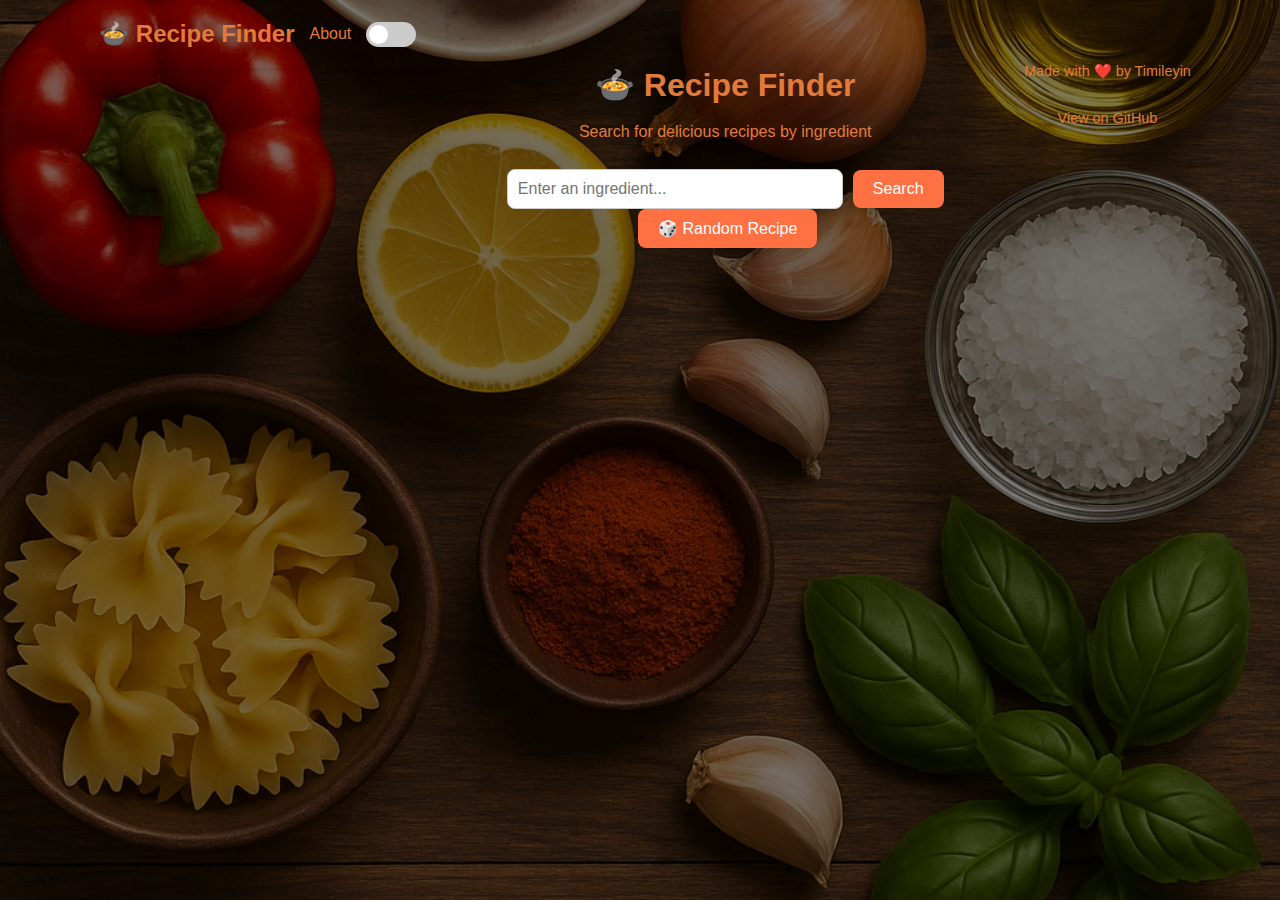
<file: index.html>
<!DOCTYPE html>
<html lang="en">
<head>
  <meta charset="UTF-8" />
  <meta name="viewport" content="width=device-width, initial-scale=1.0" />
  <title>Recipe Finder</title>
  <link rel="stylesheet" href="style.css" />
</head>
<body>
  <!-- Header -->
  <header class="header">
    <div class="logo">🍲 Recipe Finder</div>
    <nav class="nav">
      
      <a href="about.html">About</a>

    </nav>

    <!-- Dark Mode Toggle Switch -->
    <div class="toggle-switch">
      <input type="checkbox" id="darkModeToggle">
      <label for="darkModeToggle"></label>
    </div>
  </header>

  <!-- Main Container -->
  <div class="container">
    <h1>🍲 Recipe Finder</h1>
    <p>Search for delicious recipes by ingredient</p>
    <input type="text" id="search-input" placeholder="Enter an ingredient..." />
    <button onclick="searchRecipes()">Search</button>
    <button onclick="getRandomRecipe()">🎲 Random Recipe</button>
    <div id="results"></div>
    <div id="loading" style="display: none;">Loading...</div>
  </div>

  <!-- Footer -->
  <footer class="footer">
    <p>Made with ❤️ by Timileyin</p>
    <p>
      <a href="https://github.com/YOUR-USERNAME/recipe-finder" target="_blank">
        View on GitHub
      </a>
    </p>
  </footer>

  <script src="script.js"></script>
</body>
</html>
</file>
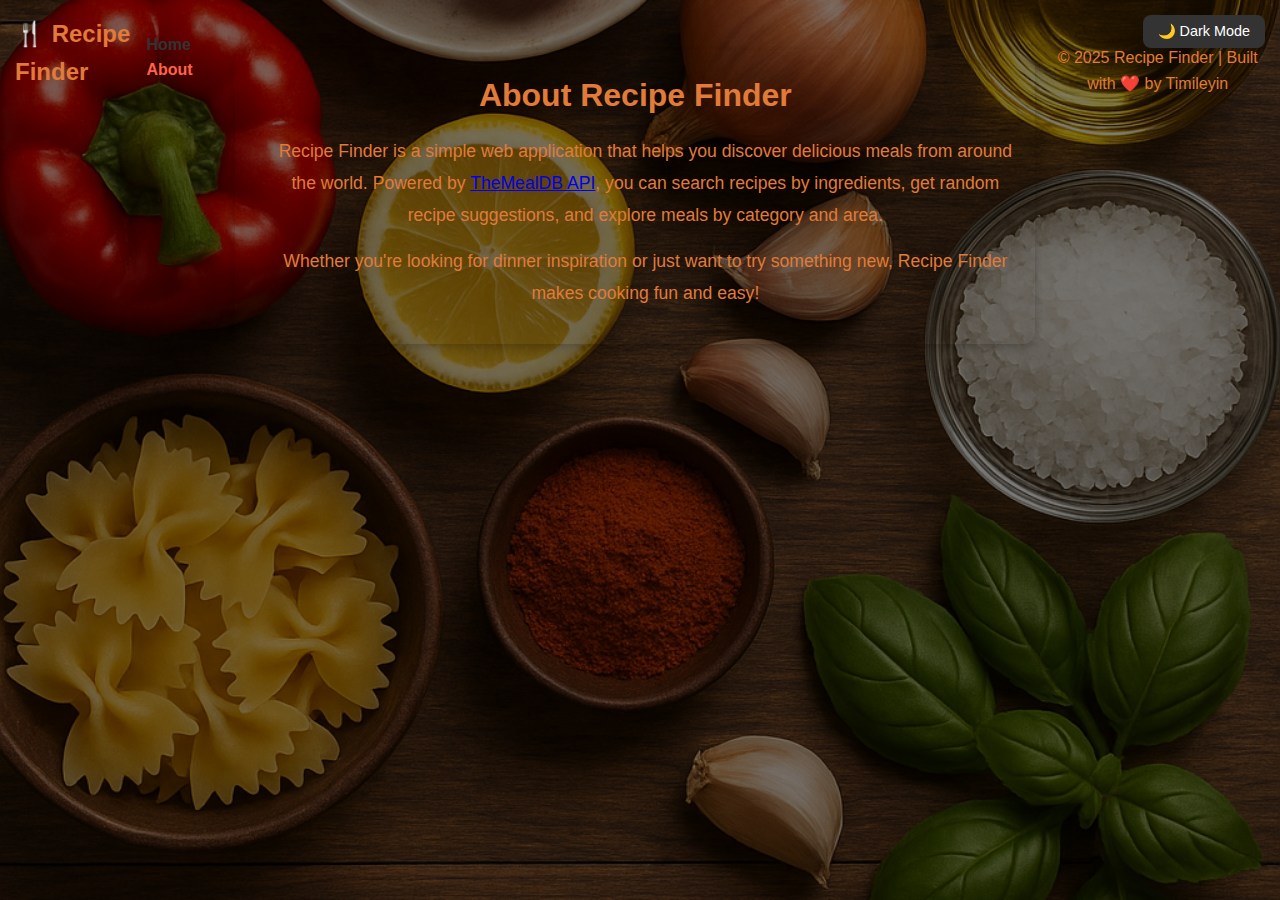
<file: about.html>
<!DOCTYPE html>
<html lang="en">
<head>
  <meta charset="UTF-8">
  <meta name="viewport" content="width=device-width, initial-scale=1.0">
  <title>About - Recipe Finder</title>
  <link rel="stylesheet" href="style.css">
</head>
<body>
  <!-- Header -->
  <header>
    <h1>🍴 Recipe Finder</h1>
    <nav>
      <a href="index.html">Home</a>
      <a href="about.html" class="active">About</a>
      <button id="darkModeToggle">🌙 Dark Mode</button>
    </nav>
  </header>

  <!-- About Section -->
  <section class="about">
    <h2>About Recipe Finder</h2>
    <p>
      Recipe Finder is a simple web application that helps you discover delicious meals 
      from around the world. Powered by <a href="https://www.themealdb.com/" target="_blank">TheMealDB API</a>, 
      you can search recipes by ingredients, get random recipe suggestions, and 
      explore meals by category and area.
    </p>
    <p>
      Whether you're looking for dinner inspiration or just want to try something new, 
      Recipe Finder makes cooking fun and easy!
    </p>
  </section>

  <!-- Footer -->
  <footer>
    <p>© 2025 Recipe Finder | Built with ❤️ by Timileyin</p>
  </footer>

  <script src="script.js"></script>
</body>
</html>
</file>
<file: style.css>
/* General Page Styles */
@media (max-width: 600px) {
  input, button {
    width: 100%;
    margin: 5px 0;
  }
}
body {
  font-family: Arial, sans-serif;
  margin: 0;
  padding: 0;
  display: flex;
  justify-content: center;
  align-items: flex-start;
  min-height: 100vh;

  /* Wallpaper background */
  background: url("images/wallpaper.png") no-repeat center center fixed;
  background-size: cover;
   /* Wallpaper background with dark overlay */
  background: 
    linear-gradient(rgba(0, 0, 0, 0.5), rgba(0, 0, 0, 0.5)), /* dark overlay */
    url("images/wallpaper.png") no-repeat center center fixed;
  background-size: cover;


  color: #E07B39;
  line-height: 1.6;
  transition: background-color 0.3s ease, color 0.3s ease;
}

.container {
  max-width: 700px;
  margin-top: 40px;
  padding: 20px;
  text-align: center;
}

/* Title */
h1 {
  color: #E07B39;
  font-size: 2rem;
  margin-bottom: 0.5rem;
}

p {
  color: #E07B39;
  margin-bottom: 1.5rem;
}

/* Search Bar */
input {
  padding: 10px;
  width: 65%;
  border: 1px solid #ccc;
  border-radius: 8px;
  font-size: 1rem;
}

button {
  padding: 10px 20px;
  border: none;
  background: #ff7043;
  color: white;
  font-size: 1rem;
  border-radius: 8px;
  cursor: pointer;
  margin-left: 5px;
  transition: background 0.3s ease;
}

button:hover {
  background: #e64a19;
}

/* Results Grid */
#results {
  margin-top: 2rem;
  display: grid;
  grid-template-columns: repeat(auto-fill, minmax(250px, 1fr));
  gap: 1.5rem;
}

/* Recipe Card (future use) */
.card {
  border: 1px solid #ddd;
  border-radius: 12px;
  padding: 15px;
  background: white;
  box-shadow: 0 2px 5px rgba(0,0,0,0.1);
  transition: transform 0.2s ease;
}

.card:hover {
  transform: scale(1.03);
}

.card img {
  width: 100%;
  border-radius: 10px;
  margin-bottom: 10px;
}
#darkModeToggle {
  position: fixed;
  top: 15px;
  right: 15px;
  padding: 8px 15px;
  border: none;
  border-radius: 8px;
  cursor: pointer;
  background: #333;
  color: #fff;
  font-size: 0.9rem;
  transition: 0.3s;
}
#darkModeToggle:hover {
  background: #555;
}
/* Dark Mode Theme */
body.dark-mode {
  background: #121212;
  color: #f5f5f5;
}

body.dark-mode .container {
  background: #1e1e1e;
  border-radius: 10px;
  padding: 20px;
}

body.dark-mode input {
  background: #2c2c2c;
  color: #fff;
  border: 1px solid #444;
}

body.dark-mode button {
  background: #ff7043;
}

body.dark-mode button:hover {
  background: #e64a19;
}

body.dark-mode .card {
  background: #2a2a2a;
  border: 1px solid #444;
  color: #fff;
}
/* Switch container */
.switch {
  position: relative;
  display: inline-block;
  width: 50px;
  height: 26px;
}

/* Hide default checkbox */
.switch input {
  opacity: 0;
  width: 0;
  height: 0;
}

/* Slider design */
.slider {
  position: absolute;
  cursor: pointer;
  top: 0; left: 0;
  right: 0; bottom: 0;
  background-color: #ccc;
  transition: 0.4s;
  border-radius: 26px;
}

/* Circle */
.slider:before {
  position: absolute;
  content: "";
  height: 20px; width: 20px;
  left: 3px; bottom: 3px;
  background-color: white;
  transition: 0.4s;
  border-radius: 50%;
}

/* Checked state */
input:checked + .slider {
  background-color: #2196F3; /* blue accent */
}

input:checked + .slider:before {
  transform: translateX(24px);
}
/* Header Styling */
.header {
  display: flex;
  justify-content: space-between;
  align-items: center;
  padding: 15px 30px;
  background-color: var(--header-bg);
  color: var(--text-color);
  box-shadow: 0 2px 5px rgba(0,0,0,0.1);
}

/* Logo */
.logo {
  font-size: 1.5rem;
  font-weight: bold;
}

/* Nav Links */
.nav a {
  margin: 0 15px;
  text-decoration: none;
  color: var(--text-color);
  font-weight: 500;
}

.nav a:hover {
  color: var(--accent-color);
}

/* Toggle Switch */
.toggle-switch {
  position: relative;
  width: 50px;
  height: 25px;
}

.toggle-switch input {
  display: none;
}

.toggle-switch label {
  position: absolute;
  cursor: pointer;
  width: 100%;
  height: 100%;
  background: #ccc;
  border-radius: 25px;
  transition: background 0.3s;
}

.toggle-switch label::after {
  content: '';
  position: absolute;
  top: 3px;
  left: 3px;
  width: 19px;
  height: 19px;
  background: white;
  border-radius: 50%;
  transition: transform 0.3s;
}

.toggle-switch input:checked + label {
  background: var(--accent-color);
}

.toggle-switch input:checked + label::after {
  transform: translateX(25px);
}
.footer {
  text-align: center;
  padding: 20px;
  background: var(--footer-bg);
  color: var(--text-color);
  font-size: 0.9rem;
  margin-top: 40px;
}

.footer a {
  color: var(--accent-color);
  text-decoration: none;
}

.footer a:hover {
  text-decoration: underline;
}
/* General Reset */
* {
  margin: 0;
  padding: 0;
  box-sizing: border-box;
}

/* Dark Mode */
body.dark-mode {
  background: #121212;
  color: #f1f1f1;
}

/* Header */
header {
  padding: 15px;
  display: flex;
  justify-content: space-between;
  align-items: center;
}

header h1 {
  font-size: 1.5rem;
}

nav a {
  margin: 0 10px;
  text-decoration: none;
  font-weight: bold;
  color: #333;
  transition: color 0.3s ease;
}

nav a:hover {
  color: #ff6347; /* tomato highlight */
}

nav .active {
  color: #ff6347;
}

/* Dark Mode Header */
body.dark-mode header {
  background: rgba(20, 20, 20, 0.9);
}

body.dark-mode nav a {
  color: #f1f1f1;
}

body.dark-mode nav a:hover {
  color: #ff9800;
}

/* About Section */
.about {
  max-width: 800px;
  margin: 50px auto;
  padding: 20px;
  border-radius: 12px;
  box-shadow: 0 4px 8px rgba(0,0,0,0.2);
  text-align: center;
}

.about h2 {
  font-size: 2rem;
  margin-bottom: 15px;
}

.about p {
  margin-bottom: 15px;
  font-size: 1.1rem;
  line-height: 1.8;
  padding-inline-start: 20px;
}

/* Dark Mode About */
body.dark-mode .about {
  background: rgba(34, 34, 34, 0.9);
}

/* Footer */
footer {
  text-align: center;
  padding: 15px;
  margin-top: 30px;
}

body.dark-mode footer {
  background: rgba(20, 20, 20, 0.9);
}
</file>
